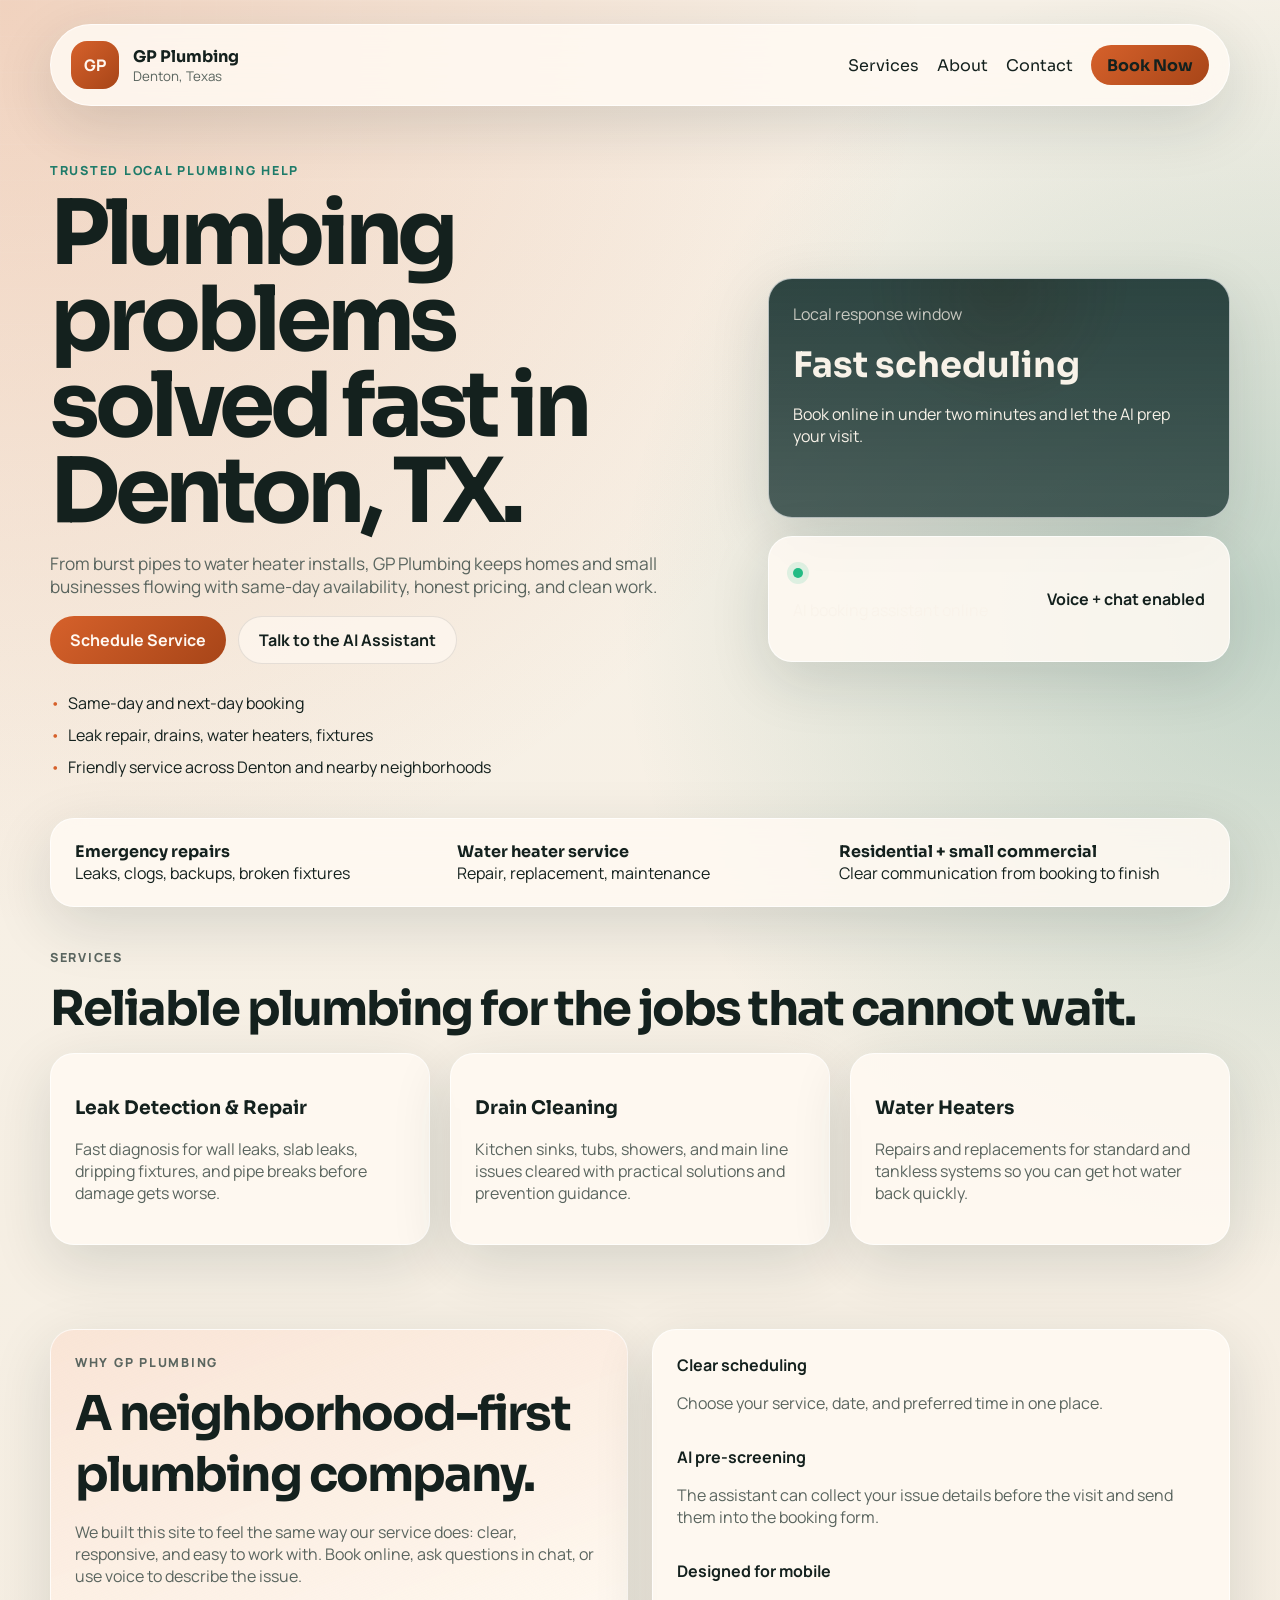
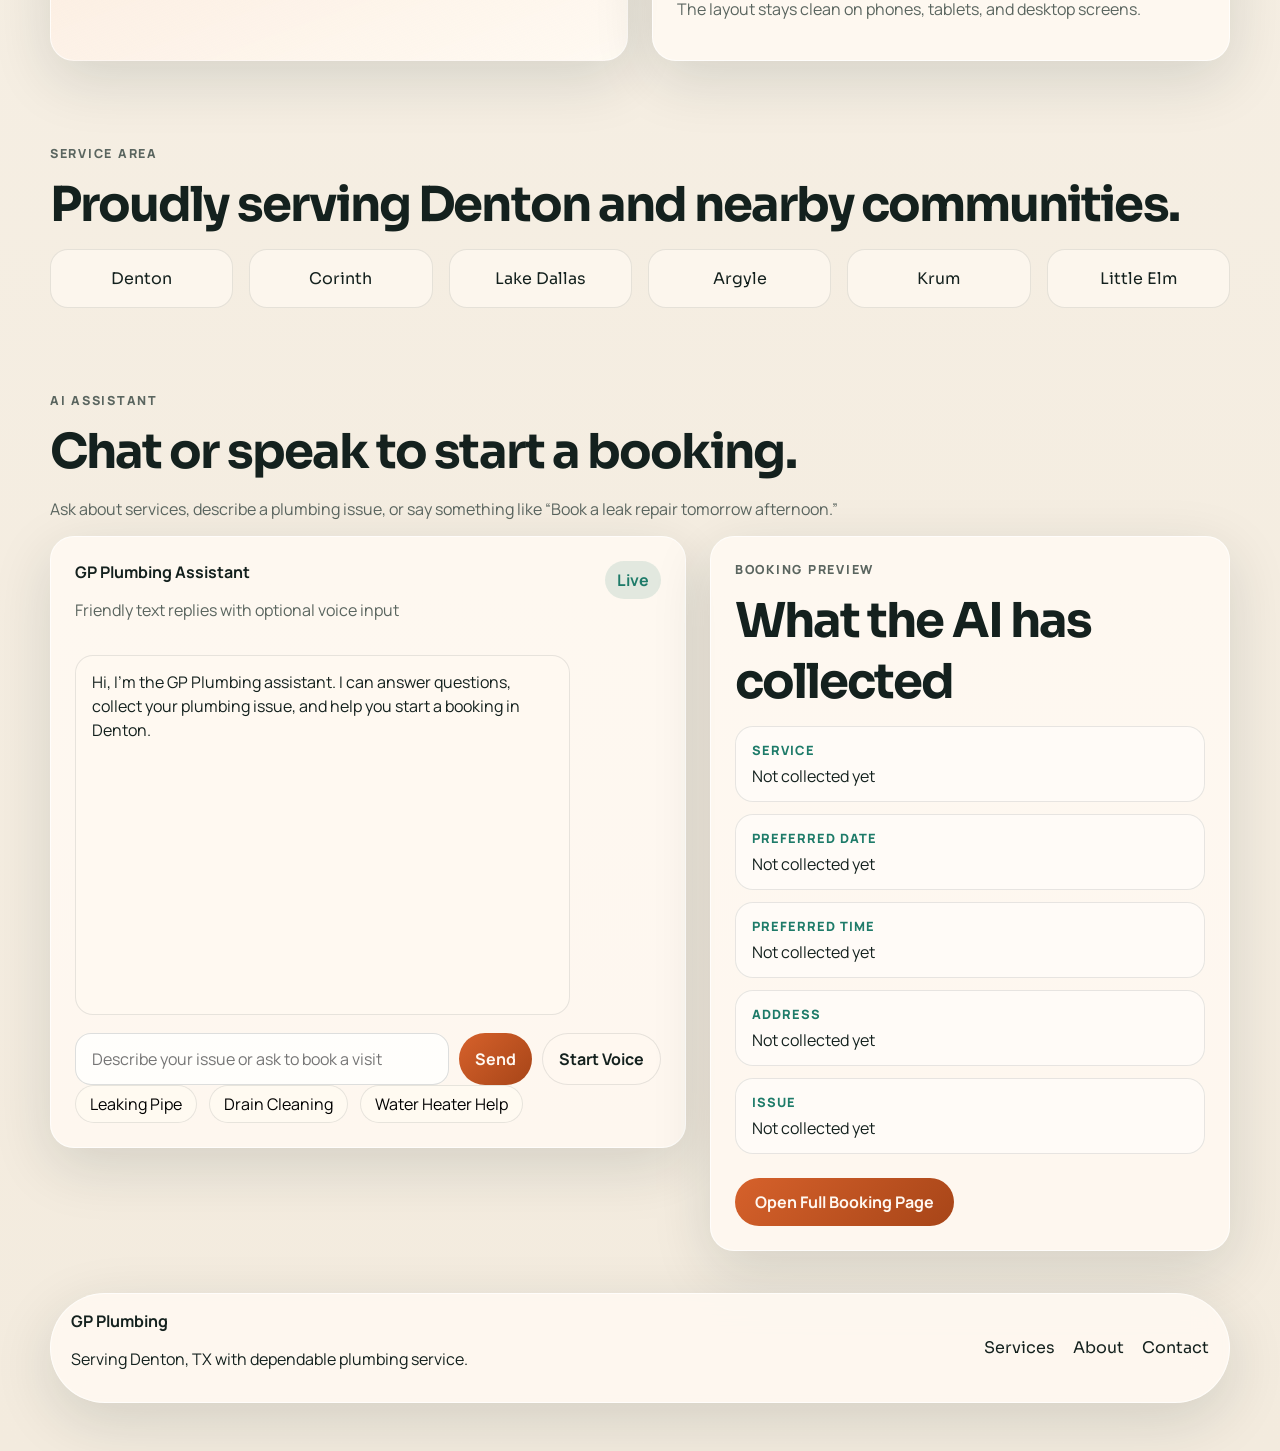
<file: index.html>
<!DOCTYPE html>
<html lang="en">
  <head>
    <meta charset="UTF-8" />
    <meta name="viewport" content="width=device-width, initial-scale=1.0" />
    <title>GP Plumbing | Denton, TX Plumbing Services</title>
    <meta
      name="description"
      content="GP Plumbing provides fast, reliable plumbing services in Denton, Texas. Book plumbing help online and chat with our AI assistant."
    />
    <link rel="preconnect" href="https://fonts.googleapis.com" />
    <link rel="preconnect" href="https://fonts.gstatic.com" crossorigin />
    <link
      href="https://fonts.googleapis.com/css2?family=Manrope:wght@400;500;700;800&family=Sora:wght@400;600;700;800&display=swap"
      rel="stylesheet"
    />
    <link rel="stylesheet" href="styles.css" />
  </head>
  <body data-page="home">
    <div class="site-shell">
      <header class="topbar">
        <a class="brand" href="index.html" aria-label="GP Plumbing home">
          <span class="brand-mark">GP</span>
          <span>
            <strong>GP Plumbing</strong>
            <small>Denton, Texas</small>
          </span>
        </a>

        <nav class="nav">
          <a href="services.html">Services</a>
          <a href="about.html">About</a>
          <a href="contact.html">Contact</a>
          <a href="booking.html" class="button button-small">Book Now</a>
        </nav>
      </header>

      <main>
        <section class="hero">
          <div class="hero-copy reveal">
            <p class="eyebrow">Trusted local plumbing help</p>
            <h1>Plumbing problems solved fast in Denton, TX.</h1>
            <p class="hero-text">
              From burst pipes to water heater installs, GP Plumbing keeps homes
              and small businesses flowing with same-day availability, honest
              pricing, and clean work.
            </p>

            <div class="hero-actions">
              <a class="button" href="booking.html">Schedule Service</a>
              <a class="button button-secondary" href="#assistant">
                Talk to the AI Assistant
              </a>
            </div>

            <ul class="hero-points">
              <li>Same-day and next-day booking</li>
              <li>Leak repair, drains, water heaters, fixtures</li>
              <li>Friendly service across Denton and nearby neighborhoods</li>
            </ul>
          </div>

          <div class="hero-card reveal delay-1">
            <div class="metric-card">
              <span>Local response window</span>
              <strong>Fast scheduling</strong>
              <p>Book online in under two minutes and let the AI prep your visit.</p>
            </div>
            <div class="status-card">
              <div>
                <span class="status-dot"></span>
                <p>AI booking assistant online</p>
              </div>
              <strong>Voice + chat enabled</strong>
            </div>
          </div>
        </section>

        <section class="trust-strip reveal">
          <div>
            <strong>Emergency repairs</strong>
            <span>Leaks, clogs, backups, broken fixtures</span>
          </div>
          <div>
            <strong>Water heater service</strong>
            <span>Repair, replacement, maintenance</span>
          </div>
          <div>
            <strong>Residential + small commercial</strong>
            <span>Clear communication from booking to finish</span>
          </div>
        </section>

        <section id="services" class="section reveal">
          <div class="section-heading">
            <p class="eyebrow">Services</p>
            <h2>Reliable plumbing for the jobs that cannot wait.</h2>
          </div>

          <div class="grid cards-3">
            <article class="service-card">
              <h3>Leak Detection & Repair</h3>
              <p>
                Fast diagnosis for wall leaks, slab leaks, dripping fixtures,
                and pipe breaks before damage gets worse.
              </p>
            </article>
            <article class="service-card">
              <h3>Drain Cleaning</h3>
              <p>
                Kitchen sinks, tubs, showers, and main line issues cleared with
                practical solutions and prevention guidance.
              </p>
            </article>
            <article class="service-card">
              <h3>Water Heaters</h3>
              <p>
                Repairs and replacements for standard and tankless systems so
                you can get hot water back quickly.
              </p>
            </article>
          </div>
        </section>

        <section id="why-us" class="section split reveal">
          <div class="panel panel-accent">
            <p class="eyebrow">Why GP Plumbing</p>
            <h2>A neighborhood-first plumbing company.</h2>
            <p>
              We built this site to feel the same way our service does: clear,
              responsive, and easy to work with. Book online, ask questions in
              chat, or use voice to describe the issue.
            </p>
          </div>

          <div class="checklist">
            <div>
              <strong>Clear scheduling</strong>
              <p>Choose your service, date, and preferred time in one place.</p>
            </div>
            <div>
              <strong>AI pre-screening</strong>
              <p>
                The assistant can collect your issue details before the visit
                and send them into the booking form.
              </p>
            </div>
            <div>
              <strong>Designed for mobile</strong>
              <p>
                The layout stays clean on phones, tablets, and desktop screens.
              </p>
            </div>
          </div>
        </section>

        <section id="areas" class="section reveal">
          <div class="section-heading">
            <p class="eyebrow">Service Area</p>
            <h2>Proudly serving Denton and nearby communities.</h2>
          </div>

          <div class="area-band">
            <span>Denton</span>
            <span>Corinth</span>
            <span>Lake Dallas</span>
            <span>Argyle</span>
            <span>Krum</span>
            <span>Little Elm</span>
          </div>
        </section>

        <section id="assistant" class="section assistant-section reveal">
          <div class="section-heading">
            <p class="eyebrow">AI Assistant</p>
            <h2>Chat or speak to start a booking.</h2>
            <p>
              Ask about services, describe a plumbing issue, or say something
              like “Book a leak repair tomorrow afternoon.”
            </p>
          </div>

          <div class="assistant-shell">
            <div class="assistant-panel">
              <div class="assistant-header">
                <div>
                  <strong>GP Plumbing Assistant</strong>
                  <p>Friendly text replies with optional voice input</p>
                </div>
                <span class="assistant-live">Live</span>
              </div>

              <div id="chatMessages" class="chat-messages" aria-live="polite"></div>

              <form id="chatForm" class="chat-form">
                <label class="sr-only" for="chatInput">Ask the AI assistant</label>
                <input
                  id="chatInput"
                  name="message"
                  type="text"
                  placeholder="Describe your issue or ask to book a visit"
                  autocomplete="off"
                />
                <button type="submit" class="button button-small">Send</button>
                <button
                  type="button"
                  id="voiceButton"
                  class="button button-secondary button-small"
                >
                  Start Voice
                </button>
              </form>

              <div class="quick-actions">
                <button type="button" class="chip" data-prompt="I have a leaking pipe in Denton.">
                  Leaking Pipe
                </button>
                <button type="button" class="chip" data-prompt="Book a drain cleaning visit this week.">
                  Drain Cleaning
                </button>
                <button type="button" class="chip" data-prompt="Do you work on water heaters?">
                  Water Heater Help
                </button>
              </div>
            </div>

            <aside class="booking-preview">
              <p class="eyebrow">Booking Preview</p>
              <h3>What the AI has collected</h3>
              <dl id="bookingPreview" class="preview-list"></dl>
              <a class="button" href="booking.html">Open Full Booking Page</a>
            </aside>
          </div>
        </section>
      </main>

      <footer class="footer">
        <div>
          <strong>GP Plumbing</strong>
          <p>Serving Denton, TX with dependable plumbing service.</p>
        </div>
        <div class="nav">
          <a href="services.html">Services</a>
          <a href="about.html">About</a>
          <a href="contact.html">Contact</a>
        </div>
      </footer>
    </div>

    <script src="app.js"></script>
  </body>
</html>
</file>
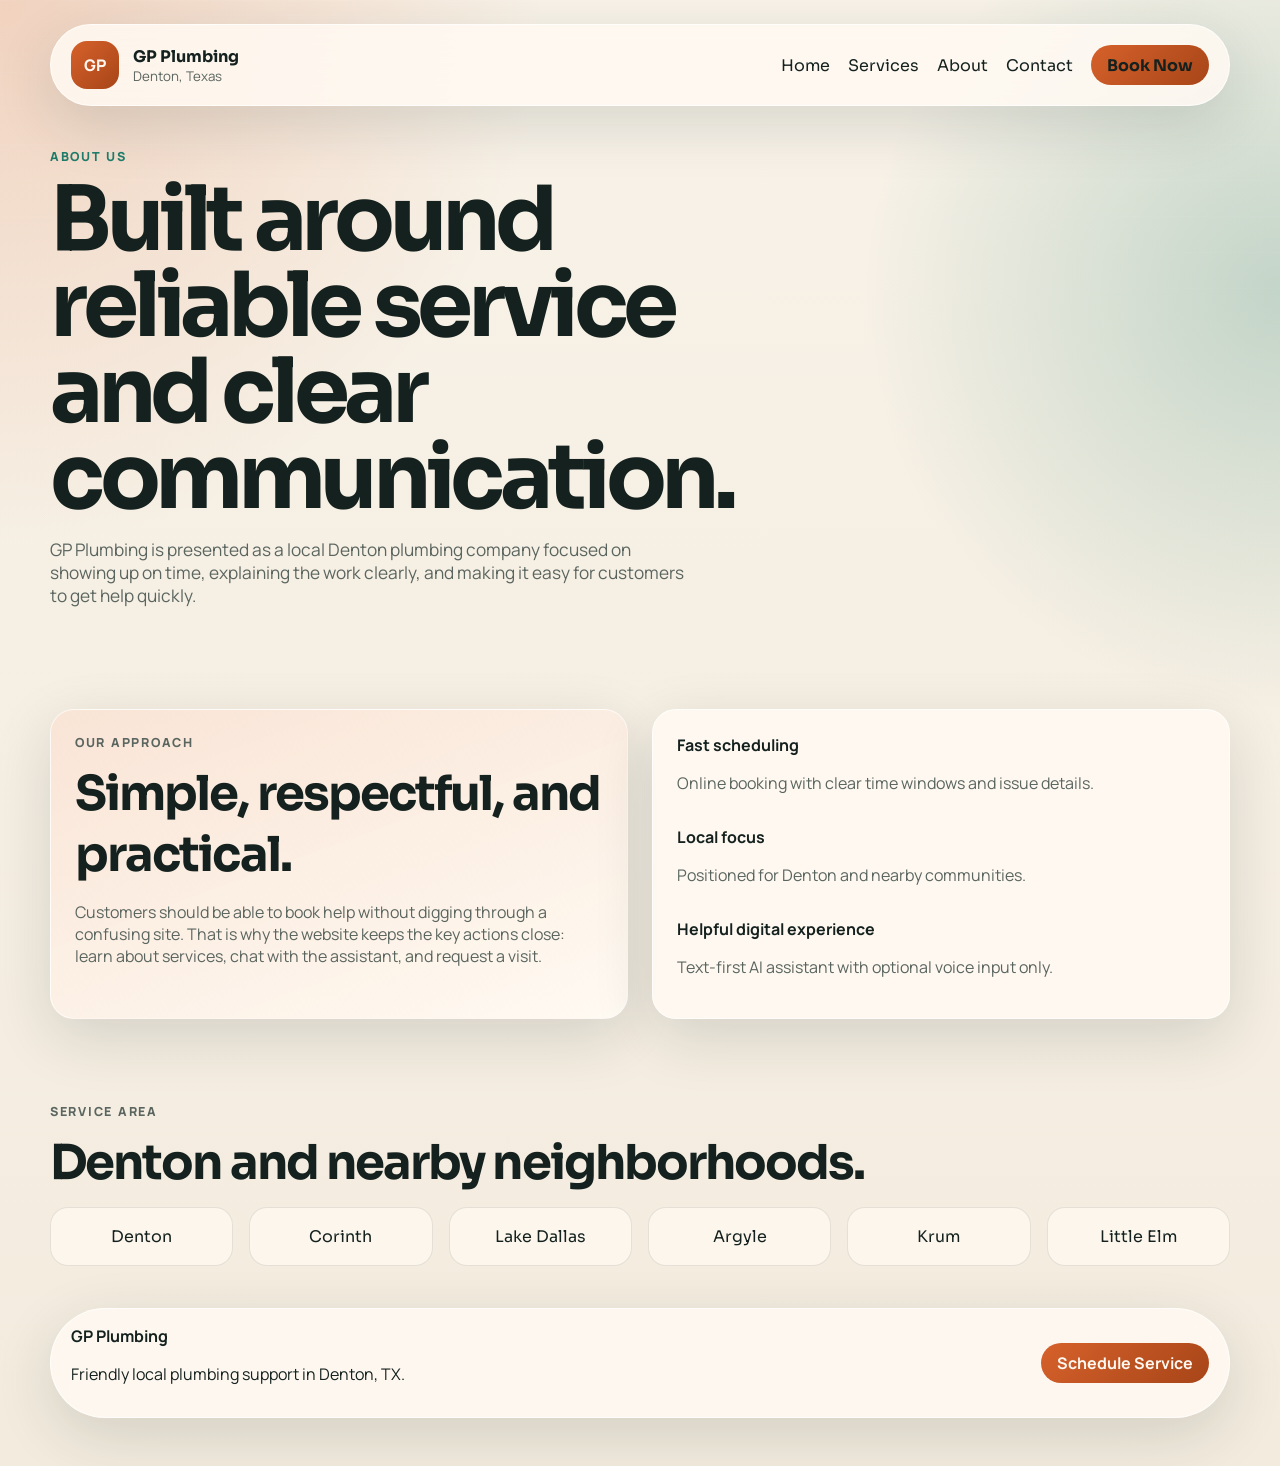
<file: about.html>
<!DOCTYPE html>
<html lang="en">
  <head>
    <meta charset="UTF-8" />
    <meta name="viewport" content="width=device-width, initial-scale=1.0" />
    <title>About GP Plumbing | Denton, TX</title>
    <meta
      name="description"
      content="Learn about GP Plumbing, a Denton, Texas plumbing business focused on fast scheduling, dependable repairs, and friendly local service."
    />
    <link rel="preconnect" href="https://fonts.googleapis.com" />
    <link rel="preconnect" href="https://fonts.gstatic.com" crossorigin />
    <link
      href="https://fonts.googleapis.com/css2?family=Manrope:wght@400;500;700;800&family=Sora:wght@400;600;700;800&display=swap"
      rel="stylesheet"
    />
    <link rel="stylesheet" href="styles.css" />
  </head>
  <body>
    <div class="site-shell">
      <header class="topbar">
        <a class="brand" href="index.html" aria-label="GP Plumbing home">
          <span class="brand-mark">GP</span>
          <span>
            <strong>GP Plumbing</strong>
            <small>Denton, Texas</small>
          </span>
        </a>

        <nav class="nav">
          <a href="index.html">Home</a>
          <a href="services.html">Services</a>
          <a href="about.html">About</a>
          <a href="contact.html">Contact</a>
          <a href="booking.html" class="button button-small">Book Now</a>
        </nav>
      </header>

      <main>
        <section class="page-hero reveal">
          <p class="eyebrow">About Us</p>
          <h1>Built around reliable service and clear communication.</h1>
          <p class="hero-text">
            GP Plumbing is presented as a local Denton plumbing company focused
            on showing up on time, explaining the work clearly, and making it
            easy for customers to get help quickly.
          </p>
        </section>

        <section class="section split reveal delay-1">
          <div class="panel panel-accent">
            <p class="eyebrow">Our Approach</p>
            <h2>Simple, respectful, and practical.</h2>
            <p>
              Customers should be able to book help without digging through a
              confusing site. That is why the website keeps the key actions
              close: learn about services, chat with the assistant, and request
              a visit.
            </p>
          </div>

          <div class="checklist">
            <div>
              <strong>Fast scheduling</strong>
              <p>Online booking with clear time windows and issue details.</p>
            </div>
            <div>
              <strong>Local focus</strong>
              <p>Positioned for Denton and nearby communities.</p>
            </div>
            <div>
              <strong>Helpful digital experience</strong>
              <p>Text-first AI assistant with optional voice input only.</p>
            </div>
          </div>
        </section>

        <section class="section reveal delay-2">
          <div class="section-heading">
            <p class="eyebrow">Service Area</p>
            <h2>Denton and nearby neighborhoods.</h2>
          </div>
          <div class="area-band">
            <span>Denton</span>
            <span>Corinth</span>
            <span>Lake Dallas</span>
            <span>Argyle</span>
            <span>Krum</span>
            <span>Little Elm</span>
          </div>
        </section>
      </main>

      <footer class="footer">
        <div>
          <strong>GP Plumbing</strong>
          <p>Friendly local plumbing support in Denton, TX.</p>
        </div>
        <a href="booking.html" class="button button-small">Schedule Service</a>
      </footer>
    </div>
  </body>
</html>
</file>
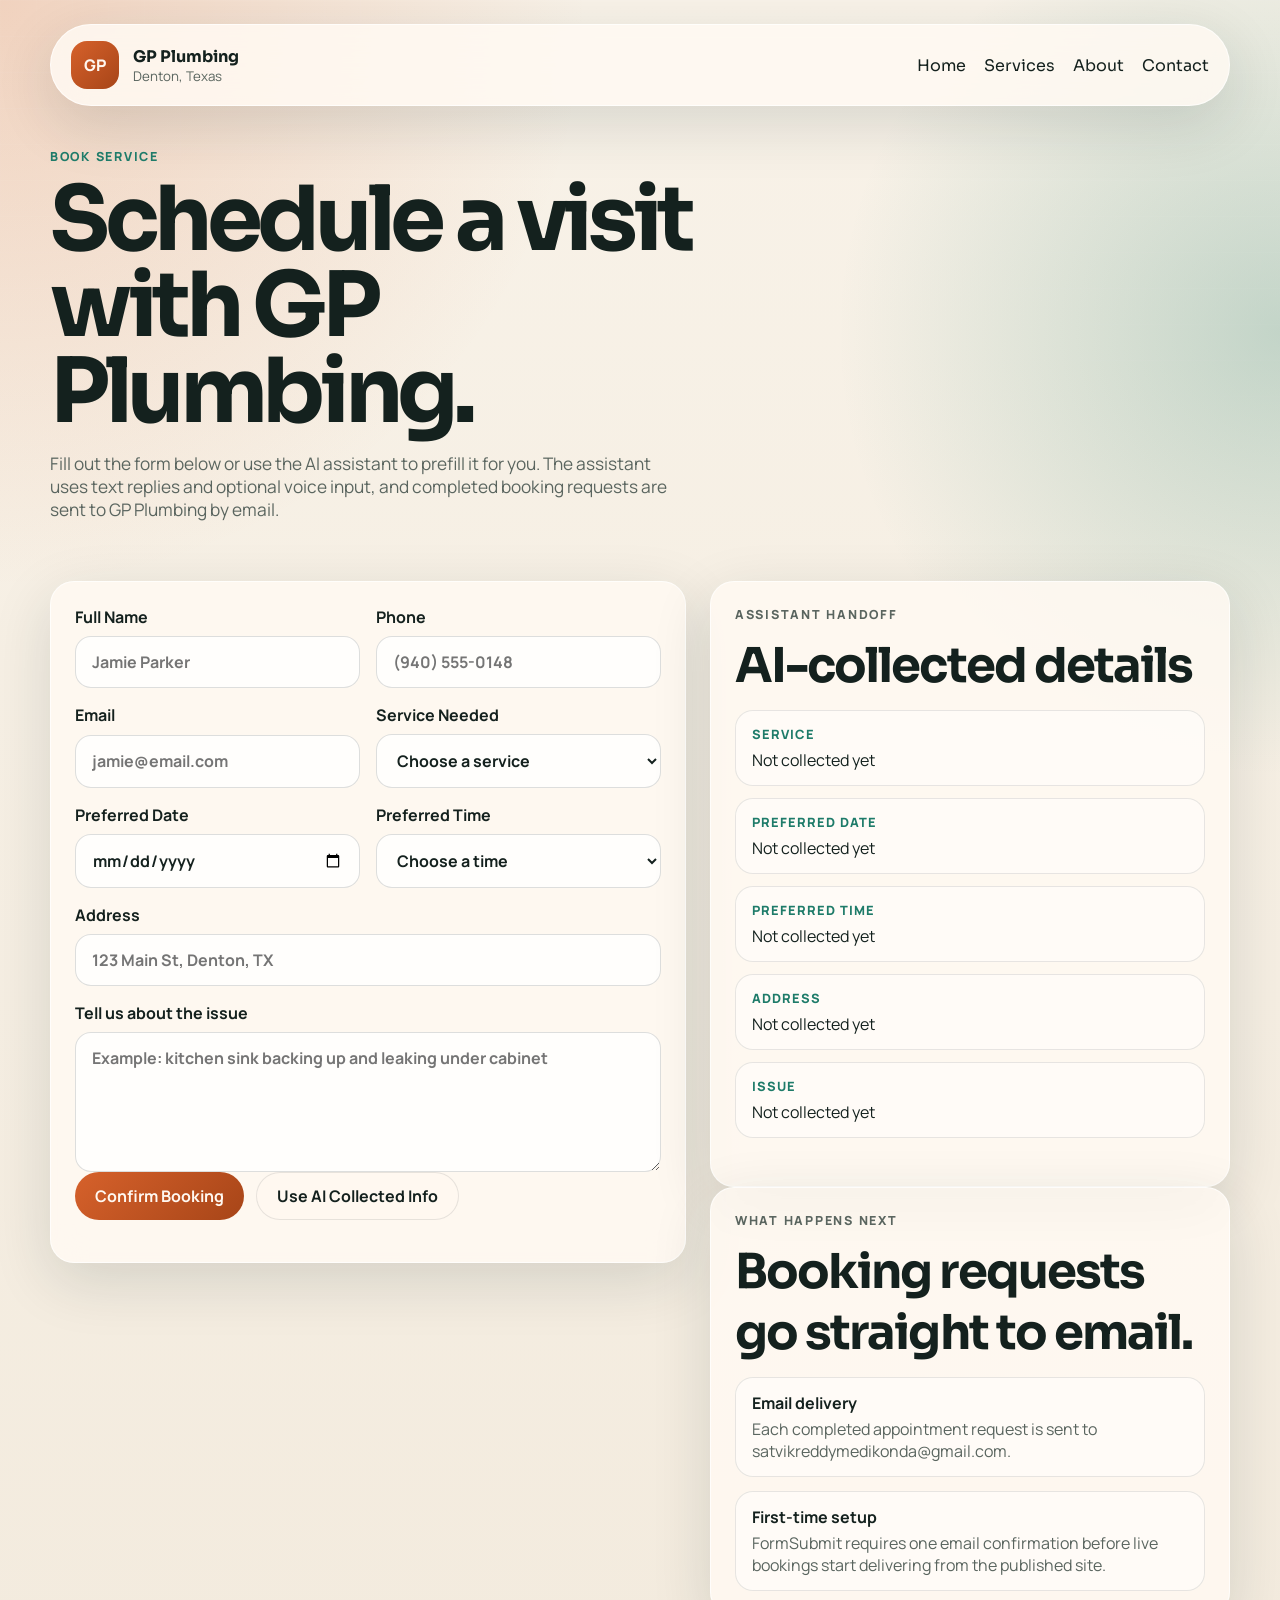
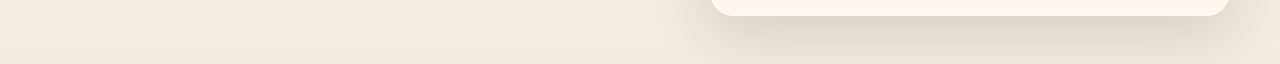
<file: booking.html>
<!DOCTYPE html>
<html lang="en">
  <head>
    <meta charset="UTF-8" />
    <meta name="viewport" content="width=device-width, initial-scale=1.0" />
    <title>Book Plumbing Service | GP Plumbing</title>
    <meta
      name="description"
      content="Book plumbing service with GP Plumbing in Denton, Texas. Use our online scheduling form or the AI assistant."
    />
    <link rel="preconnect" href="https://fonts.googleapis.com" />
    <link rel="preconnect" href="https://fonts.gstatic.com" crossorigin />
    <link
      href="https://fonts.googleapis.com/css2?family=Manrope:wght@400;500;700;800&family=Sora:wght@400;600;700;800&display=swap"
      rel="stylesheet"
    />
    <link rel="stylesheet" href="styles.css" />
  </head>
  <body data-page="booking">
    <div class="site-shell">
      <header class="topbar">
        <a class="brand" href="index.html" aria-label="GP Plumbing home">
          <span class="brand-mark">GP</span>
          <span>
            <strong>GP Plumbing</strong>
            <small>Denton, Texas</small>
          </span>
        </a>

        <nav class="nav">
          <a href="index.html">Home</a>
          <a href="services.html">Services</a>
          <a href="about.html">About</a>
          <a href="contact.html">Contact</a>
        </nav>
      </header>

      <main>
        <section class="page-hero reveal">
          <p class="eyebrow">Book Service</p>
          <h1>Schedule a visit with GP Plumbing.</h1>
          <p class="hero-text">
            Fill out the form below or use the AI assistant to prefill it for
            you. The assistant uses text replies and optional voice input, and
            completed booking requests are sent to GP Plumbing by email.
          </p>
        </section>

        <section class="booking-layout">
          <form id="bookingForm" class="booking-form reveal delay-1">
            <input type="hidden" name="_subject" value="New GP Plumbing booking request" />
            <input type="hidden" name="_template" value="table" />
            <input type="hidden" name="_captcha" value="true" />
            <input type="hidden" name="_url" value="GP Plumbing booking page" />
            <div class="field-grid">
              <label>
                Full Name
                <input type="text" name="name" placeholder="Jamie Parker" required />
              </label>
              <label>
                Phone
                <input type="tel" name="phone" placeholder="(940) 555-0148" required />
              </label>
              <label>
                Email
                <input type="email" name="email" placeholder="jamie@email.com" required />
              </label>
              <label>
                Service Needed
                <select name="service" required>
                  <option value="">Choose a service</option>
                  <option>Leak Repair</option>
                  <option>Drain Cleaning</option>
                  <option>Water Heater Service</option>
                  <option>Fixture Installation</option>
                  <option>Emergency Plumbing</option>
                  <option>General Inspection</option>
                </select>
              </label>
              <label>
                Preferred Date
                <input type="date" name="date" required />
              </label>
              <label>
                Preferred Time
                <select name="time" required>
                  <option value="">Choose a time</option>
                  <option>8:00 AM - 10:00 AM</option>
                  <option>10:00 AM - 12:00 PM</option>
                  <option>12:00 PM - 2:00 PM</option>
                  <option>2:00 PM - 4:00 PM</option>
                  <option>4:00 PM - 6:00 PM</option>
                </select>
              </label>
              <label class="field-wide">
                Address
                <input
                  type="text"
                  name="address"
                  placeholder="123 Main St, Denton, TX"
                  required
                />
              </label>
              <label class="field-wide">
                Tell us about the issue
                <textarea
                  name="details"
                  rows="5"
                  placeholder="Example: kitchen sink backing up and leaking under cabinet"
                  required
                ></textarea>
              </label>
            </div>

            <div class="form-actions">
              <button type="submit" class="button">Confirm Booking</button>
              <button
                type="button"
                id="applyAssistantBooking"
                class="button button-secondary"
              >
                Use AI Collected Info
              </button>
            </div>

            <p id="bookingStatus" class="form-status" aria-live="polite"></p>
          </form>

          <aside class="side-stack reveal delay-2">
            <section class="side-card">
              <p class="eyebrow">Assistant Handoff</p>
              <h2>AI-collected details</h2>
              <dl id="bookingPreview" class="preview-list"></dl>
            </section>

            <section class="side-card">
              <p class="eyebrow">What Happens Next</p>
              <h2>Booking requests go straight to email.</h2>
              <div class="saved-bookings">
                <article class="saved-booking-item">
                  <div>
                    <strong>Email delivery</strong>
                    <p>
                      Each completed appointment request is sent to
                      satvikreddymedikonda@gmail.com.
                    </p>
                  </div>
                </article>
                <article class="saved-booking-item">
                  <div>
                    <strong>First-time setup</strong>
                    <p>
                      FormSubmit requires one email confirmation before live
                      bookings start delivering from the published site.
                    </p>
                  </div>
                </article>
              </div>
            </section>
          </aside>
        </section>
      </main>
    </div>

    <script src="app.js"></script>
  </body>
</html>
</file>
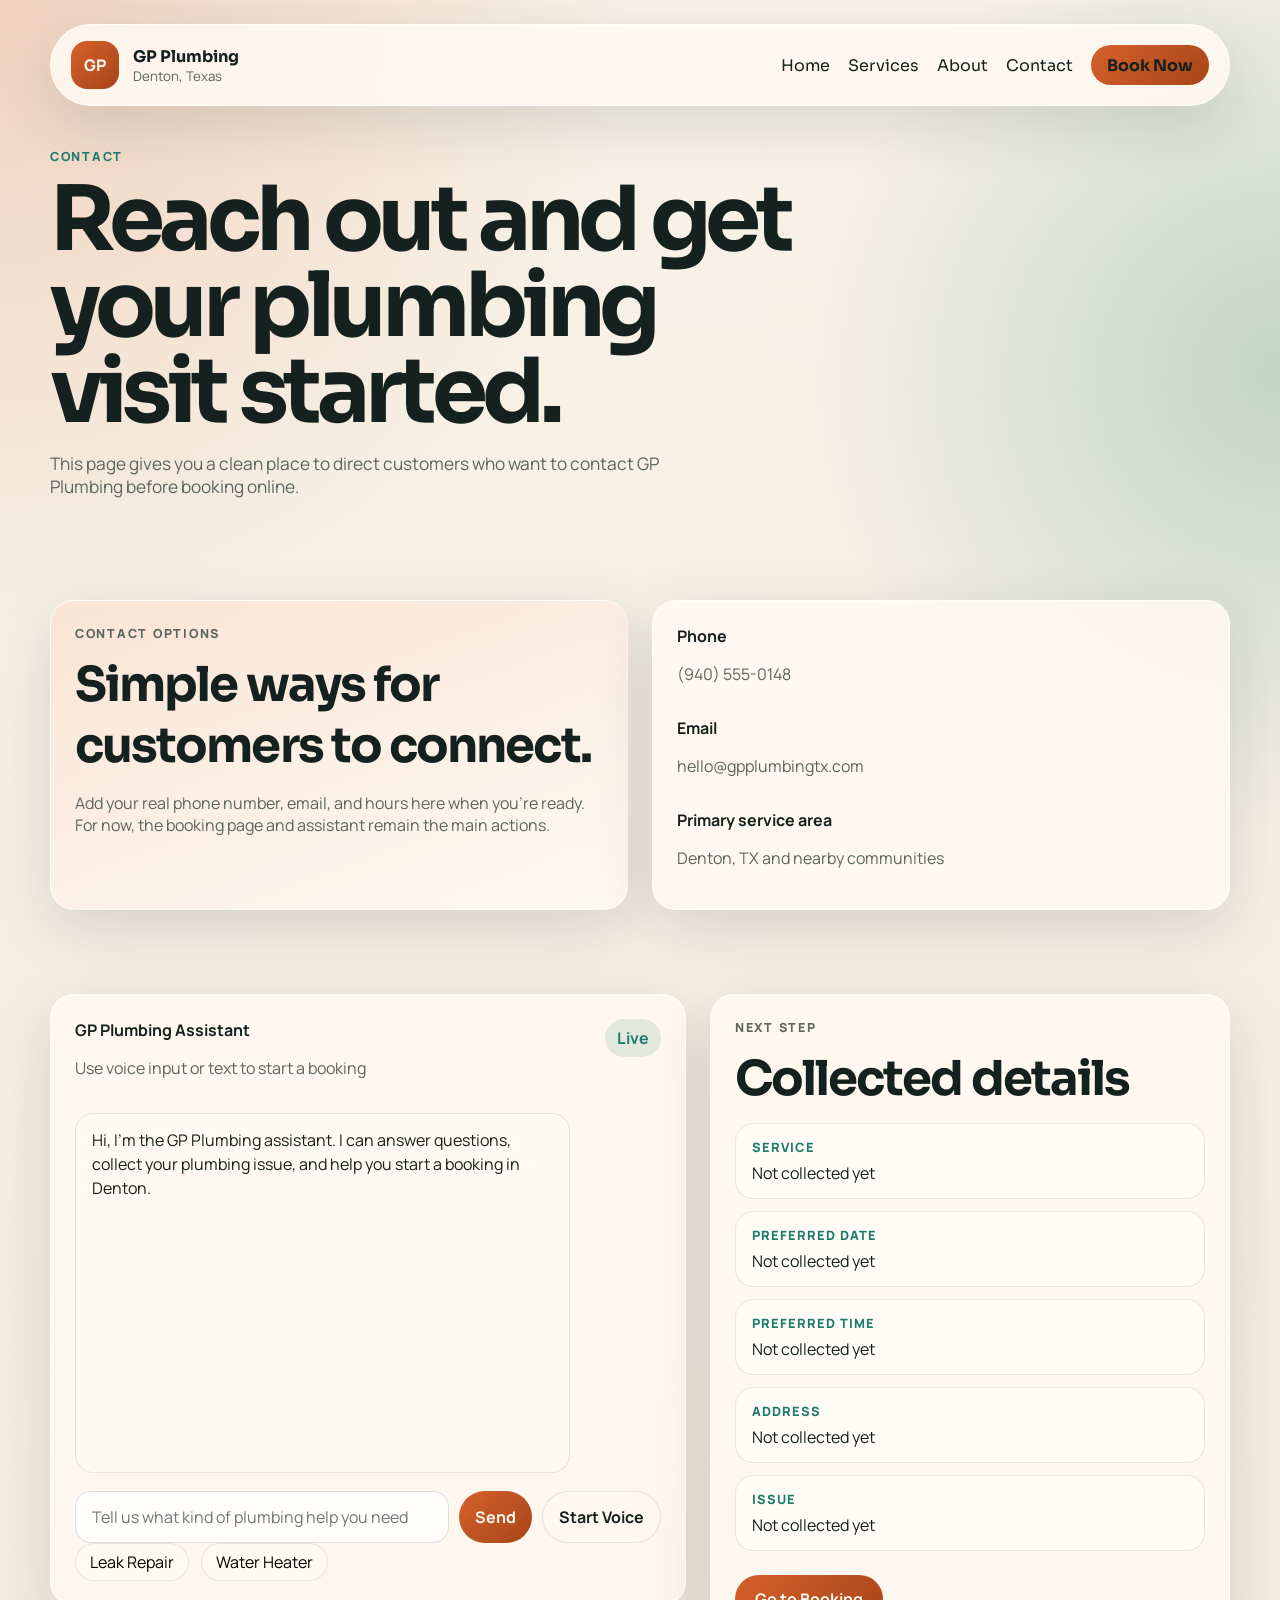
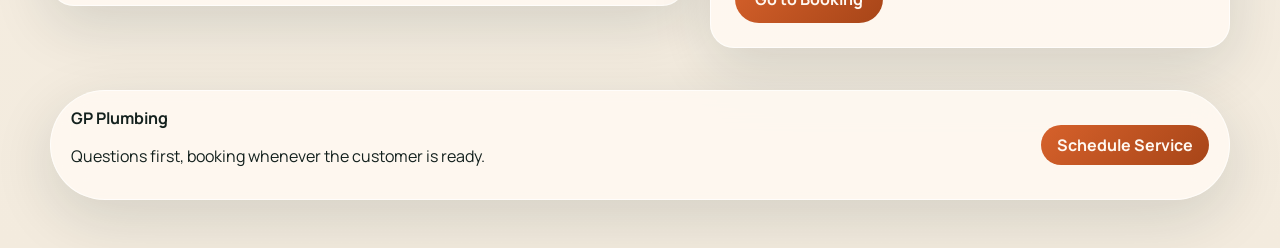
<file: contact.html>
<!DOCTYPE html>
<html lang="en">
  <head>
    <meta charset="UTF-8" />
    <meta name="viewport" content="width=device-width, initial-scale=1.0" />
    <title>Contact GP Plumbing | Denton, TX</title>
    <meta
      name="description"
      content="Contact GP Plumbing in Denton, Texas and use the online assistant or booking form to request service."
    />
    <link rel="preconnect" href="https://fonts.googleapis.com" />
    <link rel="preconnect" href="https://fonts.gstatic.com" crossorigin />
    <link
      href="https://fonts.googleapis.com/css2?family=Manrope:wght@400;500;700;800&family=Sora:wght@400;600;700;800&display=swap"
      rel="stylesheet"
    />
    <link rel="stylesheet" href="styles.css" />
  </head>
  <body>
    <div class="site-shell">
      <header class="topbar">
        <a class="brand" href="index.html" aria-label="GP Plumbing home">
          <span class="brand-mark">GP</span>
          <span>
            <strong>GP Plumbing</strong>
            <small>Denton, Texas</small>
          </span>
        </a>

        <nav class="nav">
          <a href="index.html">Home</a>
          <a href="services.html">Services</a>
          <a href="about.html">About</a>
          <a href="contact.html">Contact</a>
          <a href="booking.html" class="button button-small">Book Now</a>
        </nav>
      </header>

      <main>
        <section class="page-hero reveal">
          <p class="eyebrow">Contact</p>
          <h1>Reach out and get your plumbing visit started.</h1>
          <p class="hero-text">
            This page gives you a clean place to direct customers who want to
            contact GP Plumbing before booking online.
          </p>
        </section>

        <section class="section split reveal delay-1">
          <div class="panel panel-accent">
            <p class="eyebrow">Contact Options</p>
            <h2>Simple ways for customers to connect.</h2>
            <p>
              Add your real phone number, email, and hours here when you're
              ready. For now, the booking page and assistant remain the main
              actions.
            </p>
          </div>

          <div class="checklist">
            <div>
              <strong>Phone</strong>
              <p>(940) 555-0148</p>
            </div>
            <div>
              <strong>Email</strong>
              <p>hello@gpplumbingtx.com</p>
            </div>
            <div>
              <strong>Primary service area</strong>
              <p>Denton, TX and nearby communities</p>
            </div>
          </div>
        </section>

        <section class="section reveal delay-2">
          <div class="assistant-shell">
            <div class="assistant-panel">
              <div class="assistant-header">
                <div>
                  <strong>GP Plumbing Assistant</strong>
                  <p>Use voice input or text to start a booking</p>
                </div>
                <span class="assistant-live">Live</span>
              </div>

              <div id="chatMessages" class="chat-messages" aria-live="polite"></div>

              <form id="chatForm" class="chat-form">
                <label class="sr-only" for="chatInput">Ask the AI assistant</label>
                <input
                  id="chatInput"
                  name="message"
                  type="text"
                  placeholder="Tell us what kind of plumbing help you need"
                  autocomplete="off"
                />
                <button type="submit" class="button button-small">Send</button>
                <button
                  type="button"
                  id="voiceButton"
                  class="button button-secondary button-small"
                >
                  Start Voice
                </button>
              </form>

              <div class="quick-actions">
                <button type="button" class="chip" data-prompt="I need leak repair in Denton.">
                  Leak Repair
                </button>
                <button type="button" class="chip" data-prompt="Book a water heater service this week.">
                  Water Heater
                </button>
              </div>
            </div>

            <aside class="booking-preview">
              <p class="eyebrow">Next Step</p>
              <h3>Collected details</h3>
              <dl id="bookingPreview" class="preview-list"></dl>
              <a class="button" href="booking.html">Go to Booking</a>
            </aside>
          </div>
        </section>
      </main>

      <footer class="footer">
        <div>
          <strong>GP Plumbing</strong>
          <p>Questions first, booking whenever the customer is ready.</p>
        </div>
        <a href="booking.html" class="button button-small">Schedule Service</a>
      </footer>

      <script src="app.js"></script>
    </div>
  </body>
</html>
</file>
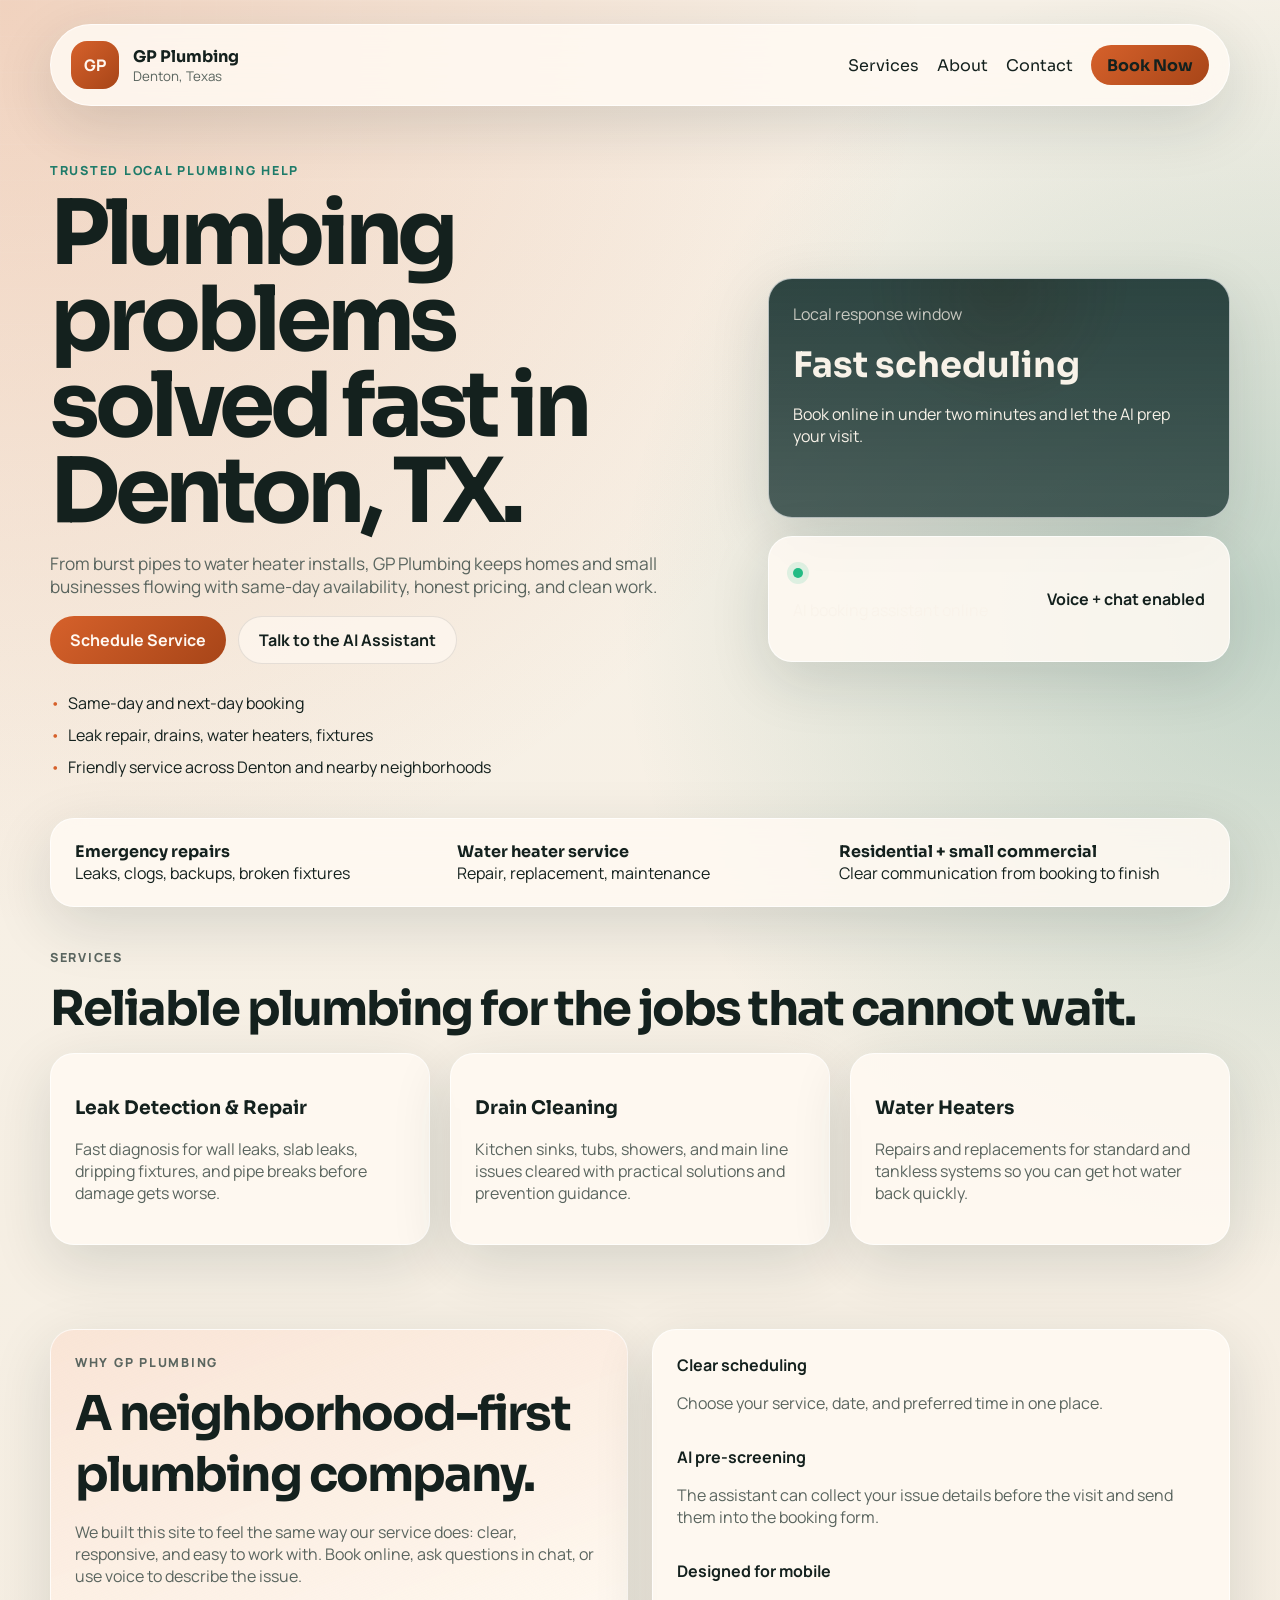
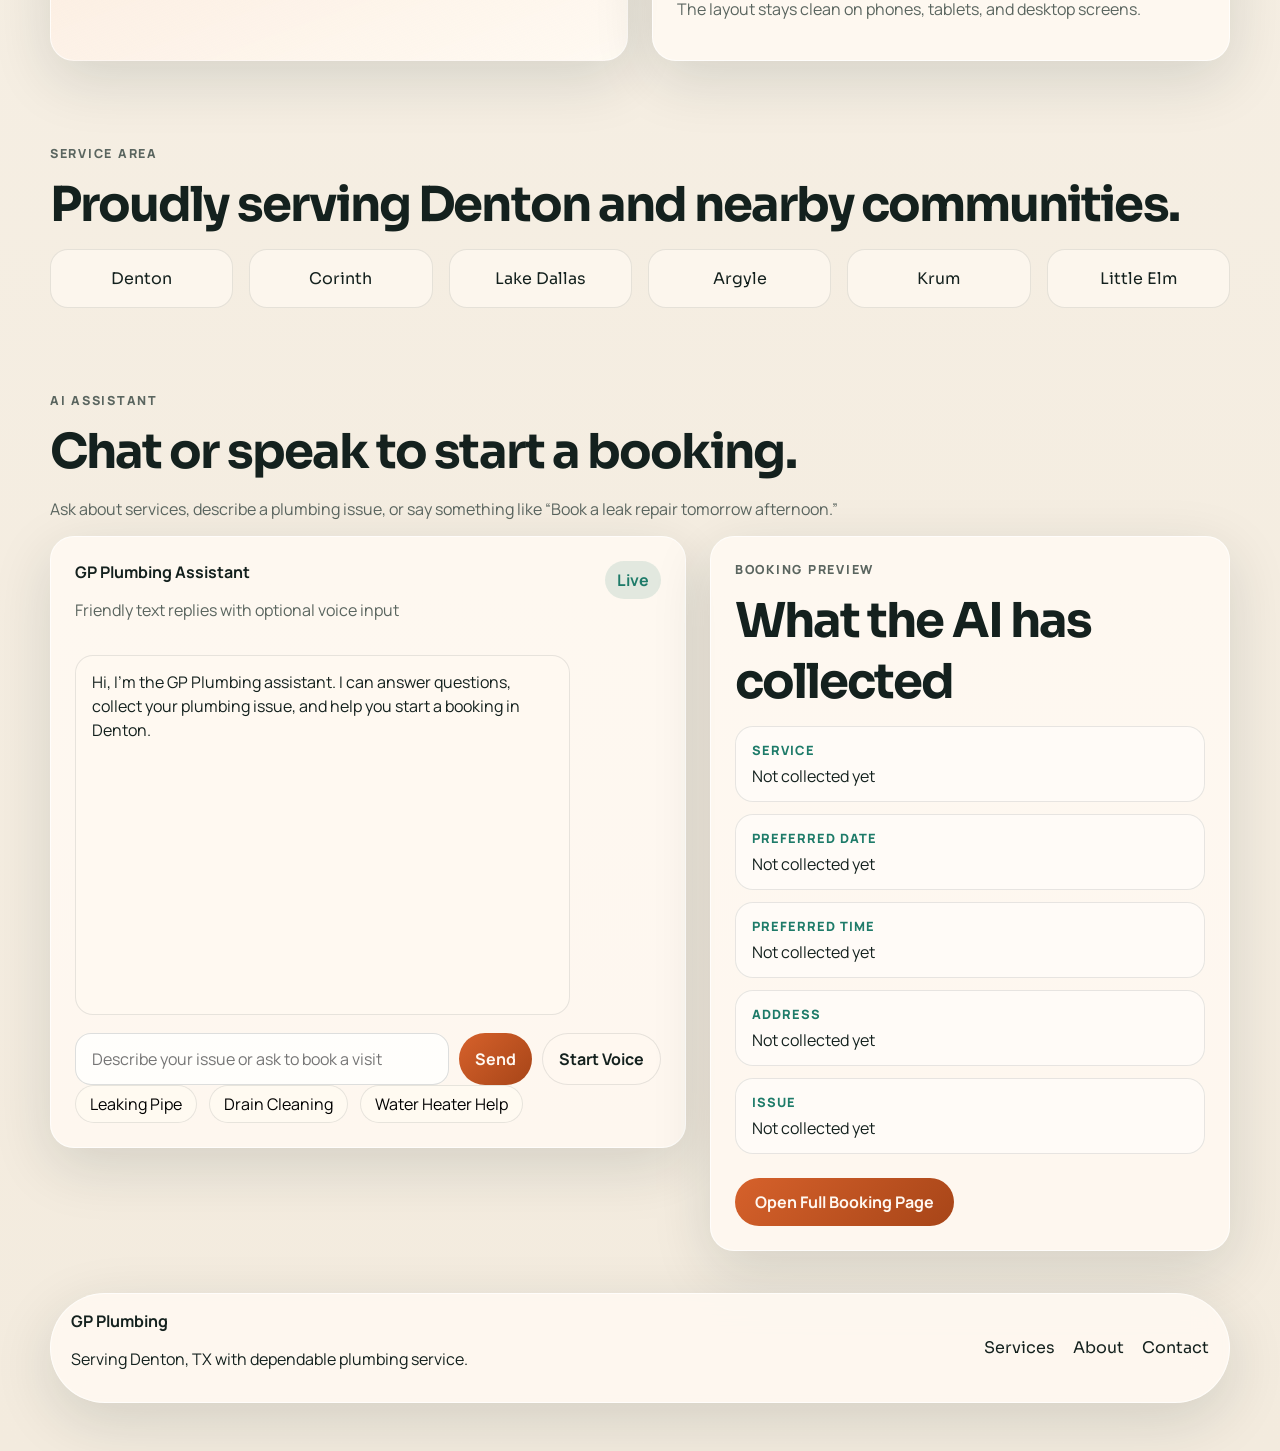
<file: gp-plumbing-deploy.html>
<!DOCTYPE html>
<html lang="en">
  <head>
    <meta charset="UTF-8" />
    <meta http-equiv="refresh" content="0; url=index.html" />
    <meta name="viewport" content="width=device-width, initial-scale=1.0" />
    <title>GP Plumbing</title>
    <script>
      window.location.replace("index.html");
    </script>
    <style>
      body {
        margin: 0;
        min-height: 100vh;
        display: grid;
        place-items: center;
        font-family: Arial, sans-serif;
        background: #f7f0e5;
        color: #17211d;
      }

      a {
        color: #a74518;
      }
    </style>
  </head>
  <body>
    <p>Opening the GP Plumbing website. If it does not redirect, <a href="index.html">click here</a>.</p>
  </body>
</html>
</file>
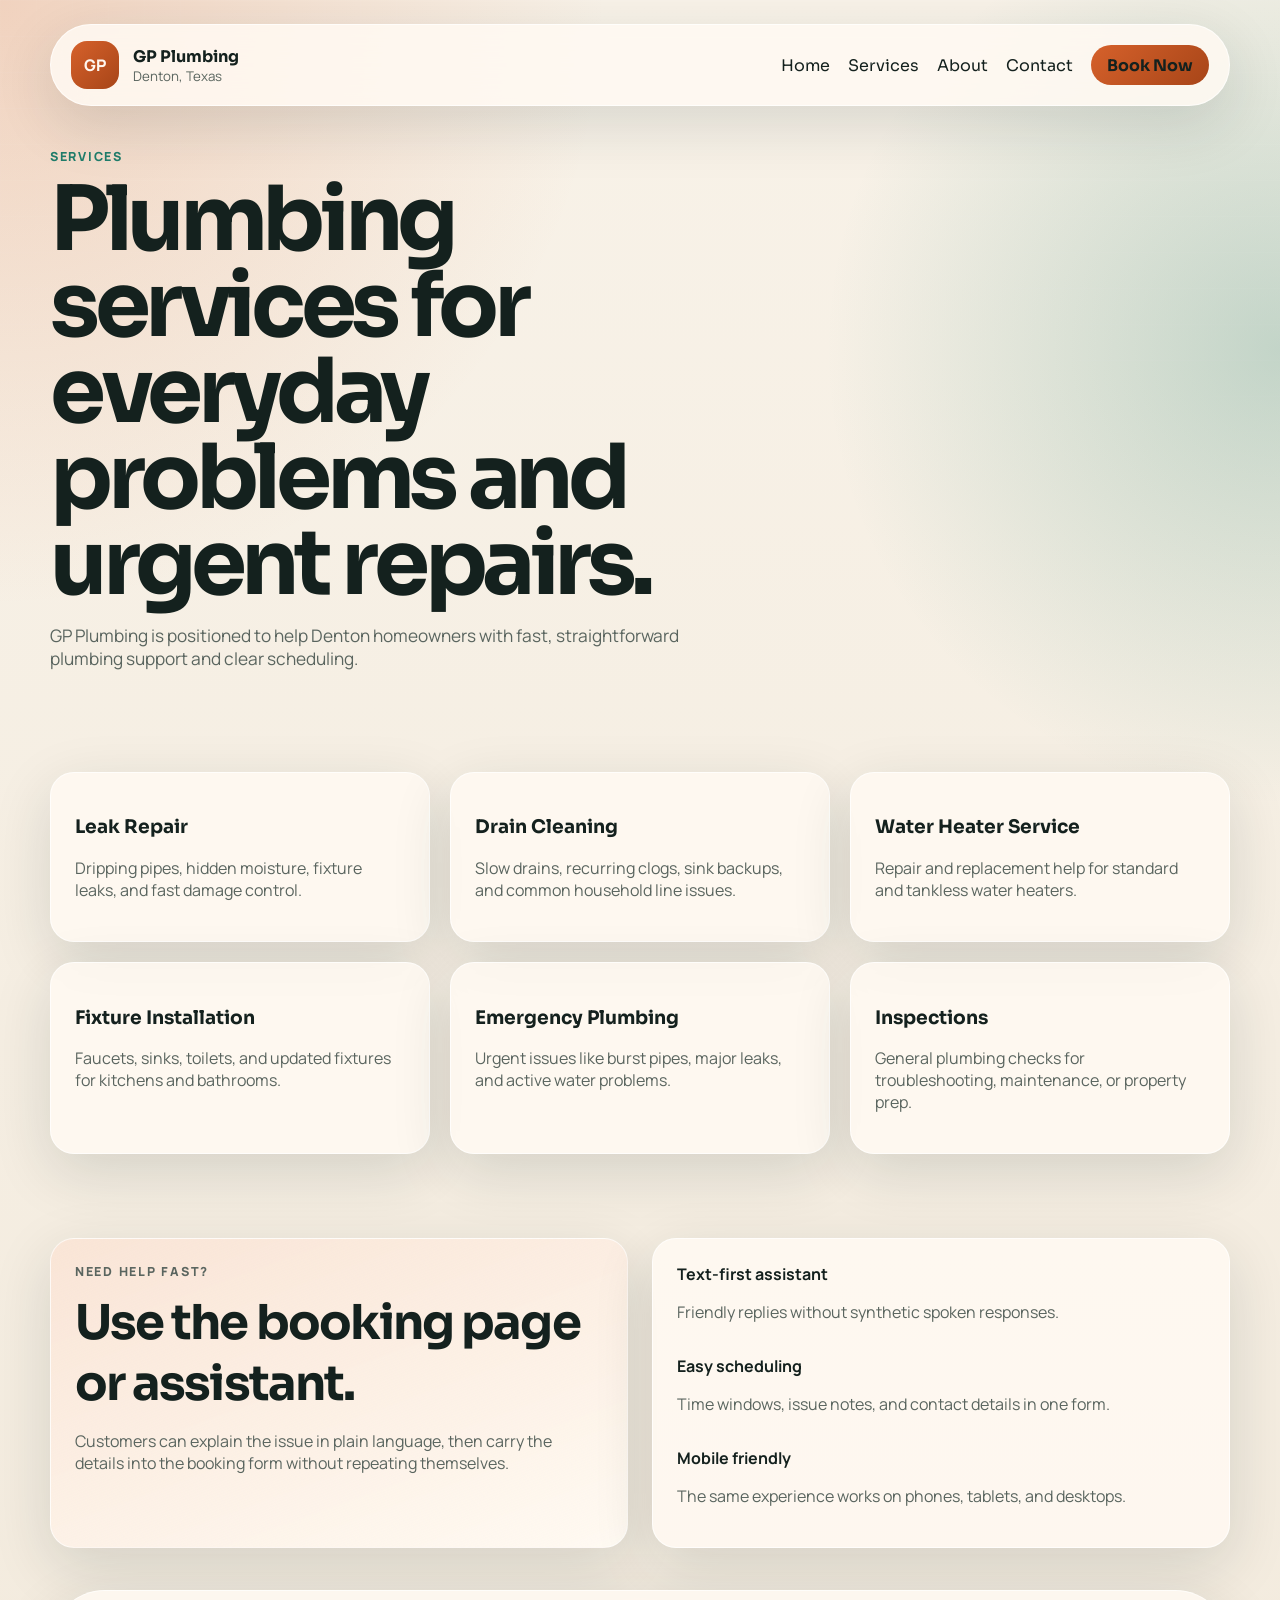
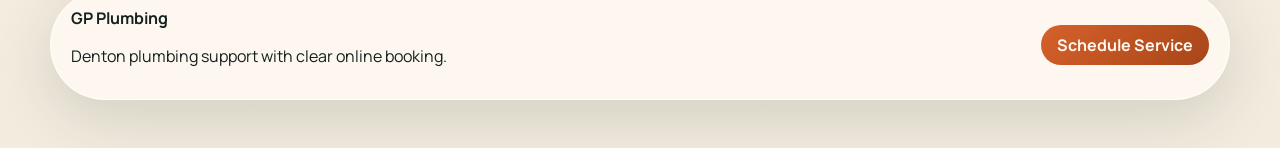
<file: services.html>
<!DOCTYPE html>
<html lang="en">
  <head>
    <meta charset="UTF-8" />
    <meta name="viewport" content="width=device-width, initial-scale=1.0" />
    <title>Plumbing Services | GP Plumbing</title>
    <meta
      name="description"
      content="Explore GP Plumbing services in Denton, Texas, including leak repair, drain cleaning, water heaters, and emergency plumbing."
    />
    <link rel="preconnect" href="https://fonts.googleapis.com" />
    <link rel="preconnect" href="https://fonts.gstatic.com" crossorigin />
    <link
      href="https://fonts.googleapis.com/css2?family=Manrope:wght@400;500;700;800&family=Sora:wght@400;600;700;800&display=swap"
      rel="stylesheet"
    />
    <link rel="stylesheet" href="styles.css" />
  </head>
  <body>
    <div class="site-shell">
      <header class="topbar">
        <a class="brand" href="index.html" aria-label="GP Plumbing home">
          <span class="brand-mark">GP</span>
          <span>
            <strong>GP Plumbing</strong>
            <small>Denton, Texas</small>
          </span>
        </a>

        <nav class="nav">
          <a href="index.html">Home</a>
          <a href="services.html">Services</a>
          <a href="about.html">About</a>
          <a href="contact.html">Contact</a>
          <a href="booking.html" class="button button-small">Book Now</a>
        </nav>
      </header>

      <main>
        <section class="page-hero reveal">
          <p class="eyebrow">Services</p>
          <h1>Plumbing services for everyday problems and urgent repairs.</h1>
          <p class="hero-text">
            GP Plumbing is positioned to help Denton homeowners with fast,
            straightforward plumbing support and clear scheduling.
          </p>
        </section>

        <section class="section reveal delay-1">
          <div class="grid cards-3">
            <article class="service-card">
              <h3>Leak Repair</h3>
              <p>Dripping pipes, hidden moisture, fixture leaks, and fast damage control.</p>
            </article>
            <article class="service-card">
              <h3>Drain Cleaning</h3>
              <p>Slow drains, recurring clogs, sink backups, and common household line issues.</p>
            </article>
            <article class="service-card">
              <h3>Water Heater Service</h3>
              <p>Repair and replacement help for standard and tankless water heaters.</p>
            </article>
            <article class="service-card">
              <h3>Fixture Installation</h3>
              <p>Faucets, sinks, toilets, and updated fixtures for kitchens and bathrooms.</p>
            </article>
            <article class="service-card">
              <h3>Emergency Plumbing</h3>
              <p>Urgent issues like burst pipes, major leaks, and active water problems.</p>
            </article>
            <article class="service-card">
              <h3>Inspections</h3>
              <p>General plumbing checks for troubleshooting, maintenance, or property prep.</p>
            </article>
          </div>
        </section>

        <section class="section split reveal delay-2">
          <div class="panel panel-accent">
            <p class="eyebrow">Need Help Fast?</p>
            <h2>Use the booking page or assistant.</h2>
            <p>
              Customers can explain the issue in plain language, then carry the
              details into the booking form without repeating themselves.
            </p>
          </div>
          <div class="checklist">
            <div>
              <strong>Text-first assistant</strong>
              <p>Friendly replies without synthetic spoken responses.</p>
            </div>
            <div>
              <strong>Easy scheduling</strong>
              <p>Time windows, issue notes, and contact details in one form.</p>
            </div>
            <div>
              <strong>Mobile friendly</strong>
              <p>The same experience works on phones, tablets, and desktops.</p>
            </div>
          </div>
        </section>
      </main>

      <footer class="footer">
        <div>
          <strong>GP Plumbing</strong>
          <p>Denton plumbing support with clear online booking.</p>
        </div>
        <a href="booking.html" class="button button-small">Schedule Service</a>
      </footer>
    </div>
  </body>
</html>
</file>
<file: styles.css>
:root {
  --bg: #f5efe4;
  --bg-deep: #122d2b;
  --panel: rgba(255, 250, 242, 0.85);
  --panel-strong: #fffaf2;
  --text: #14211e;
  --muted: #5a655f;
  --line: rgba(20, 33, 30, 0.1);
  --brand: #d6612b;
  --brand-deep: #a74518;
  --accent: #1e7b69;
  --shadow: 0 18px 60px rgba(18, 45, 43, 0.14);
  --radius: 24px;
}

* {
  box-sizing: border-box;
}

html {
  scroll-behavior: smooth;
}

body {
  margin: 0;
  min-height: 100vh;
  font-family: "Manrope", sans-serif;
  color: var(--text);
  background:
    radial-gradient(circle at top left, rgba(214, 97, 43, 0.22), transparent 28%),
    radial-gradient(circle at right 20%, rgba(30, 123, 105, 0.24), transparent 24%),
    linear-gradient(180deg, #f8f2e8 0%, #f3ebde 100%);
}

body::before {
  content: "";
  position: fixed;
  inset: 0;
  pointer-events: none;
  background-image: linear-gradient(rgba(255, 255, 255, 0.12) 1px, transparent 1px),
    linear-gradient(90deg, rgba(255, 255, 255, 0.08) 1px, transparent 1px);
  background-size: 36px 36px;
  mask-image: linear-gradient(180deg, rgba(0, 0, 0, 0.35), transparent 85%);
}

.site-shell {
  width: min(1180px, calc(100% - 32px));
  margin: 0 auto;
  padding: 24px 0 48px;
}

.topbar,
.footer,
.trust-strip,
.service-card,
.assistant-panel,
.booking-preview,
.panel,
.checklist,
.booking-form,
.side-card,
.metric-card,
.status-card {
  backdrop-filter: blur(16px);
  background: var(--panel);
  border: 1px solid rgba(255, 255, 255, 0.65);
  box-shadow: var(--shadow);
}

.topbar,
.footer {
  display: flex;
  align-items: center;
  justify-content: space-between;
  gap: 20px;
  padding: 16px 20px;
  border-radius: 999px;
}

.brand {
  display: inline-flex;
  align-items: center;
  gap: 14px;
  color: inherit;
  text-decoration: none;
}

.brand strong,
.nav a,
h1,
h2,
h3 {
  font-family: "Sora", sans-serif;
}

.brand span {
  display: grid;
}

.brand small {
  color: var(--muted);
}

.brand-mark {
  display: grid;
  place-items: center;
  width: 48px;
  height: 48px;
  border-radius: 16px;
  font-weight: 800;
  color: #fff7ef;
  background: linear-gradient(135deg, var(--brand), var(--brand-deep));
}

.nav {
  display: flex;
  align-items: center;
  gap: 18px;
  flex-wrap: wrap;
}

.nav a {
  color: var(--text);
  text-decoration: none;
}

.button {
  display: inline-flex;
  align-items: center;
  justify-content: center;
  gap: 8px;
  min-height: 48px;
  padding: 0 20px;
  border: 0;
  border-radius: 999px;
  font: inherit;
  font-weight: 700;
  color: #fff8f1;
  background: linear-gradient(135deg, var(--brand), var(--brand-deep));
  text-decoration: none;
  cursor: pointer;
  transition: transform 160ms ease, box-shadow 160ms ease, opacity 160ms ease;
}

.button:hover,
.chip:hover {
  transform: translateY(-1px);
}

.button-small {
  min-height: 40px;
  padding: 0 16px;
}

.button-secondary {
  color: var(--text);
  background: rgba(255, 248, 241, 0.7);
  border: 1px solid var(--line);
}

.hero,
.split,
.assistant-shell,
.booking-layout {
  display: grid;
  gap: 24px;
}

.hero {
  grid-template-columns: 1.2fr 0.8fr;
  align-items: center;
  padding: 56px 0 40px;
}

.hero-copy h1,
.page-hero h1 {
  margin: 0 0 16px;
  font-size: clamp(2.7rem, 7vw, 5.6rem);
  line-height: 0.96;
  letter-spacing: -0.06em;
  max-width: 11ch;
}

.hero-text {
  max-width: 58ch;
  font-size: 1.08rem;
  color: var(--muted);
}

.eyebrow {
  margin: 0 0 12px;
  color: var(--accent);
  font-weight: 800;
  letter-spacing: 0.14em;
  text-transform: uppercase;
  font-size: 0.78rem;
}

.hero-actions,
.form-actions,
.quick-actions {
  display: flex;
  flex-wrap: wrap;
  gap: 12px;
}

.hero-points {
  display: grid;
  gap: 10px;
  margin: 28px 0 0;
  padding: 0;
  list-style: none;
}

.hero-points li::before {
  content: "•";
  margin-right: 8px;
  color: var(--brand);
}

.hero-card {
  display: grid;
  gap: 18px;
}

.metric-card,
.status-card,
.service-card,
.panel,
.checklist,
.assistant-panel,
.booking-preview,
.booking-form,
.side-card {
  padding: 24px;
  border-radius: var(--radius);
}

.metric-card {
  min-height: 240px;
  background:
    linear-gradient(180deg, rgba(18, 45, 43, 0.88), rgba(18, 45, 43, 0.74)),
    radial-gradient(circle at top, rgba(214, 97, 43, 0.42), transparent 40%);
  color: #f8f2e8;
}

.metric-card span,
.status-card p {
  color: rgba(248, 242, 232, 0.76);
}

.metric-card strong {
  display: block;
  margin: 18px 0 14px;
  font-family: "Sora", sans-serif;
  font-size: 2.2rem;
}

.status-card {
  display: flex;
  align-items: center;
  justify-content: space-between;
}

.status-dot {
  display: inline-block;
  width: 10px;
  height: 10px;
  margin-right: 10px;
  border-radius: 50%;
  background: #23bb84;
  box-shadow: 0 0 0 6px rgba(35, 187, 132, 0.14);
}

.trust-strip,
.area-band {
  display: grid;
  gap: 16px;
}

.trust-strip {
  grid-template-columns: repeat(3, 1fr);
  padding: 22px 24px;
  border-radius: var(--radius);
}

.trust-strip strong,
.area-band span {
  display: block;
  font-family: "Sora", sans-serif;
}

.section,
.page-hero {
  padding: 42px 0;
}

.section-heading h2,
.side-card h2,
.booking-preview h3,
.panel h2 {
  margin: 0 0 14px;
  font-size: clamp(1.7rem, 4vw, 3rem);
  letter-spacing: -0.04em;
}

.grid.cards-3 {
  display: grid;
  grid-template-columns: repeat(3, 1fr);
  gap: 20px;
}

.service-card p,
.checklist p,
.section-heading p,
.assistant-header p,
.side-card p,
.booking-preview p,
.panel p {
  color: var(--muted);
}

.split {
  grid-template-columns: 1fr 1fr;
  align-items: stretch;
}

.panel-accent {
  background:
    linear-gradient(160deg, rgba(214, 97, 43, 0.14), rgba(255, 250, 242, 0.92)),
    var(--panel-strong);
}

.checklist {
  display: grid;
  gap: 16px;
}

.area-band {
  grid-template-columns: repeat(6, 1fr);
}

.area-band span {
  padding: 18px 16px;
  border-radius: 18px;
  text-align: center;
  background: rgba(255, 250, 242, 0.72);
  border: 1px solid var(--line);
}

.assistant-shell,
.booking-layout {
  grid-template-columns: 1.1fr 0.9fr;
  align-items: start;
}

.assistant-header,
.saved-booking-item {
  display: flex;
  align-items: start;
  justify-content: space-between;
  gap: 16px;
}

.assistant-live {
  padding: 8px 12px;
  border-radius: 999px;
  background: rgba(30, 123, 105, 0.12);
  color: var(--accent);
  font-weight: 700;
}

.chat-messages {
  display: grid;
  gap: 12px;
  height: 360px;
  overflow: auto;
  margin: 18px 0;
  padding-right: 4px;
}

.message {
  max-width: 85%;
  padding: 14px 16px;
  border-radius: 18px;
  line-height: 1.5;
}

.message-user {
  margin-left: auto;
  background: linear-gradient(135deg, var(--brand), var(--brand-deep));
  color: #fff8f1;
}

.message-assistant {
  background: rgba(255, 250, 242, 0.9);
  border: 1px solid var(--line);
}

.chat-form {
  display: grid;
  grid-template-columns: 1fr auto auto;
  gap: 10px;
}

.chip {
  min-height: 38px;
  padding: 0 14px;
  border-radius: 999px;
  border: 1px solid var(--line);
  background: rgba(255, 250, 242, 0.76);
  font: inherit;
  cursor: pointer;
}

.preview-list {
  display: grid;
  gap: 12px;
  margin: 0 0 24px;
}

.preview-list div,
.saved-booking-item {
  padding: 14px 16px;
  border-radius: 18px;
  background: rgba(255, 255, 255, 0.52);
  border: 1px solid var(--line);
}

.preview-list dt {
  font-size: 0.8rem;
  font-weight: 800;
  color: var(--accent);
  text-transform: uppercase;
  letter-spacing: 0.08em;
}

.preview-list dd {
  margin: 6px 0 0;
}

.booking-form .field-grid {
  display: grid;
  grid-template-columns: repeat(2, minmax(0, 1fr));
  gap: 16px;
}

.field-wide {
  grid-column: 1 / -1;
}

label {
  display: grid;
  gap: 8px;
  font-weight: 700;
}

input,
select,
textarea {
  width: 100%;
  min-height: 52px;
  padding: 14px 16px;
  border: 1px solid rgba(20, 33, 30, 0.14);
  border-radius: 16px;
  font: inherit;
  color: var(--text);
  background: rgba(255, 255, 255, 0.8);
}

textarea {
  resize: vertical;
  min-height: 130px;
}

input:focus,
select:focus,
textarea:focus {
  outline: 2px solid rgba(214, 97, 43, 0.22);
  border-color: rgba(214, 97, 43, 0.4);
}

.form-status {
  margin: 18px 0 0;
  font-weight: 700;
}

.saved-bookings {
  display: grid;
  gap: 14px;
}

.saved-booking-item p,
.empty-state {
  margin: 0;
  color: var(--muted);
}

.saved-booking-item strong {
  display: block;
  margin-bottom: 4px;
}

.sr-only {
  position: absolute;
  width: 1px;
  height: 1px;
  padding: 0;
  margin: -1px;
  overflow: hidden;
  clip: rect(0, 0, 0, 0);
  white-space: nowrap;
  border: 0;
}

.reveal {
  opacity: 0;
  transform: translateY(18px);
  animation: rise 700ms ease forwards;
}

.delay-1 {
  animation-delay: 120ms;
}

.delay-2 {
  animation-delay: 220ms;
}

@keyframes rise {
  to {
    opacity: 1;
    transform: translateY(0);
  }
}

@media (max-width: 960px) {
  .hero,
  .split,
  .assistant-shell,
  .booking-layout,
  .grid.cards-3,
  .trust-strip,
  .area-band {
    grid-template-columns: 1fr;
  }

  .topbar,
  .footer {
    border-radius: 28px;
    flex-direction: column;
    align-items: flex-start;
  }

  .chat-form {
    grid-template-columns: 1fr;
  }
}

@media (max-width: 640px) {
  .site-shell {
    width: min(100% - 20px, 1180px);
    padding-top: 12px;
  }

  .hero-copy h1,
  .page-hero h1 {
    max-width: none;
    font-size: clamp(2.3rem, 14vw, 3.8rem);
  }

  .booking-form .field-grid {
    grid-template-columns: 1fr;
  }
}
</file>
